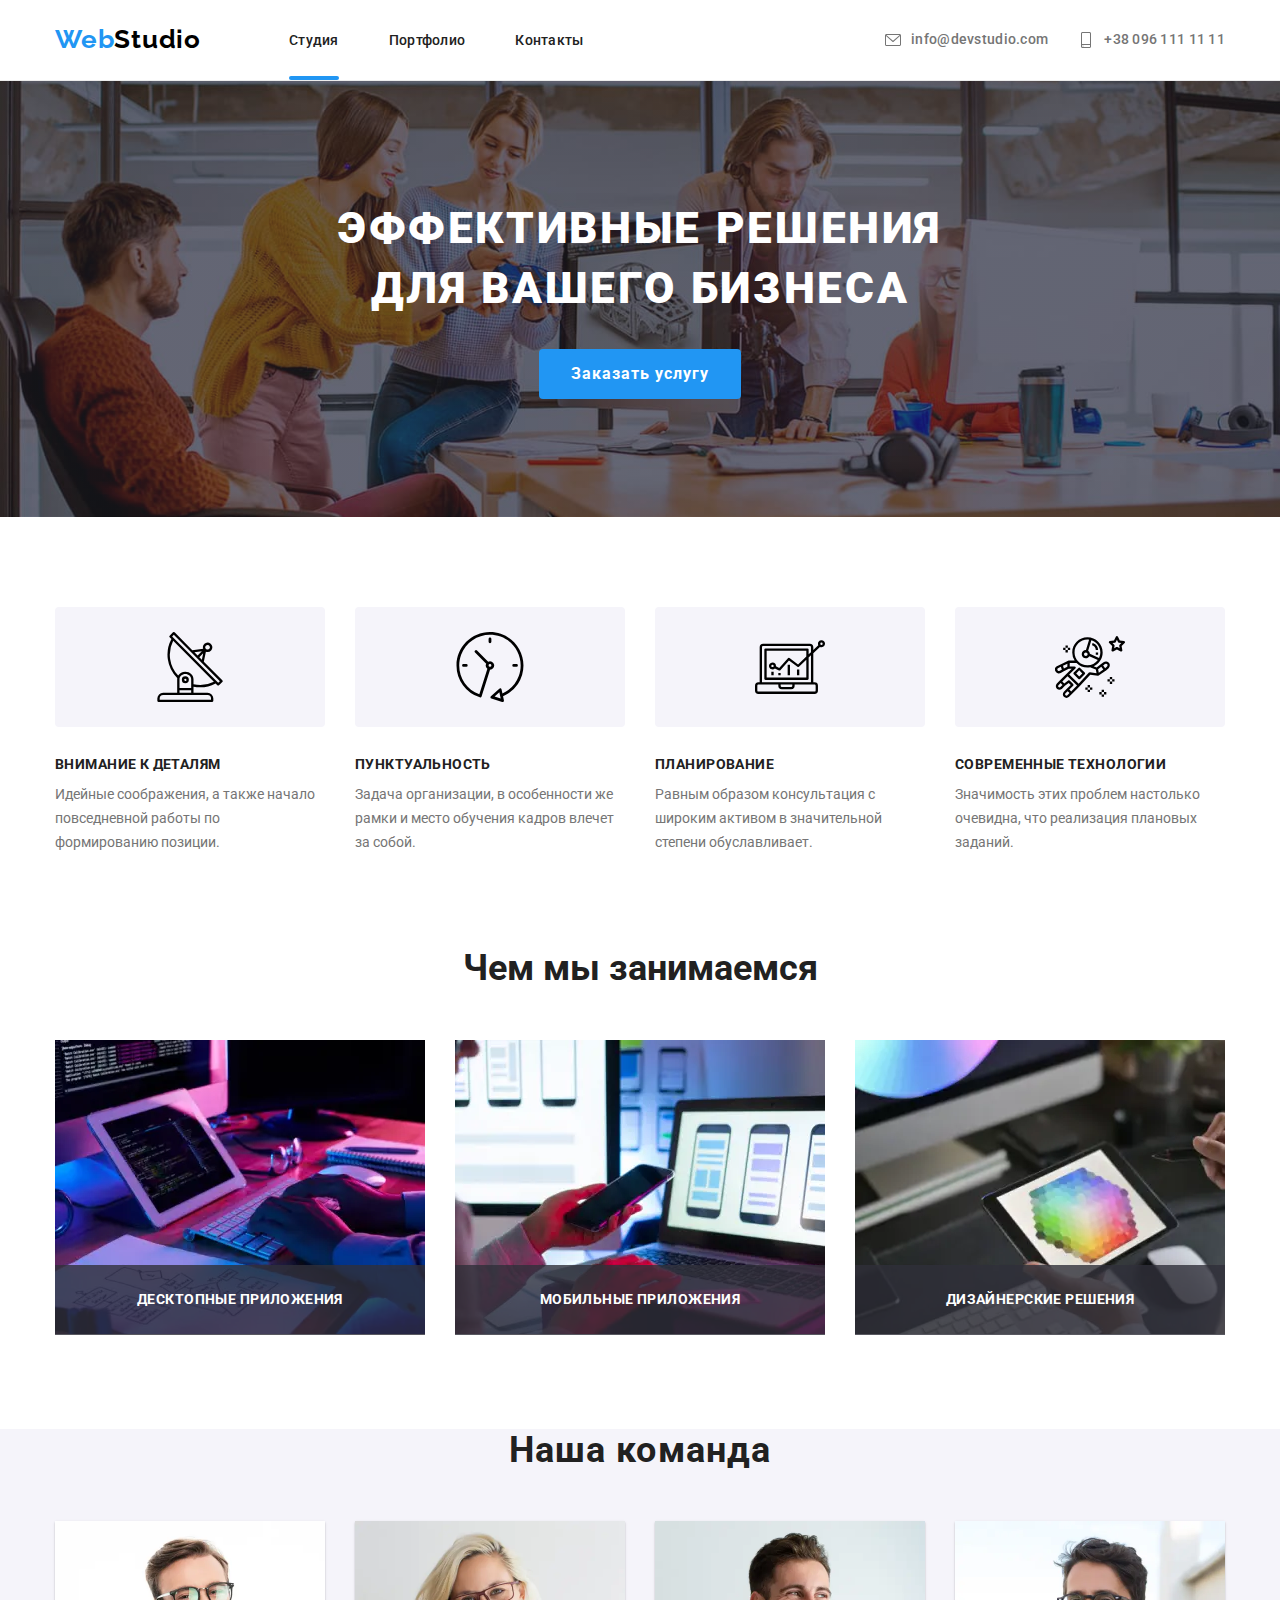
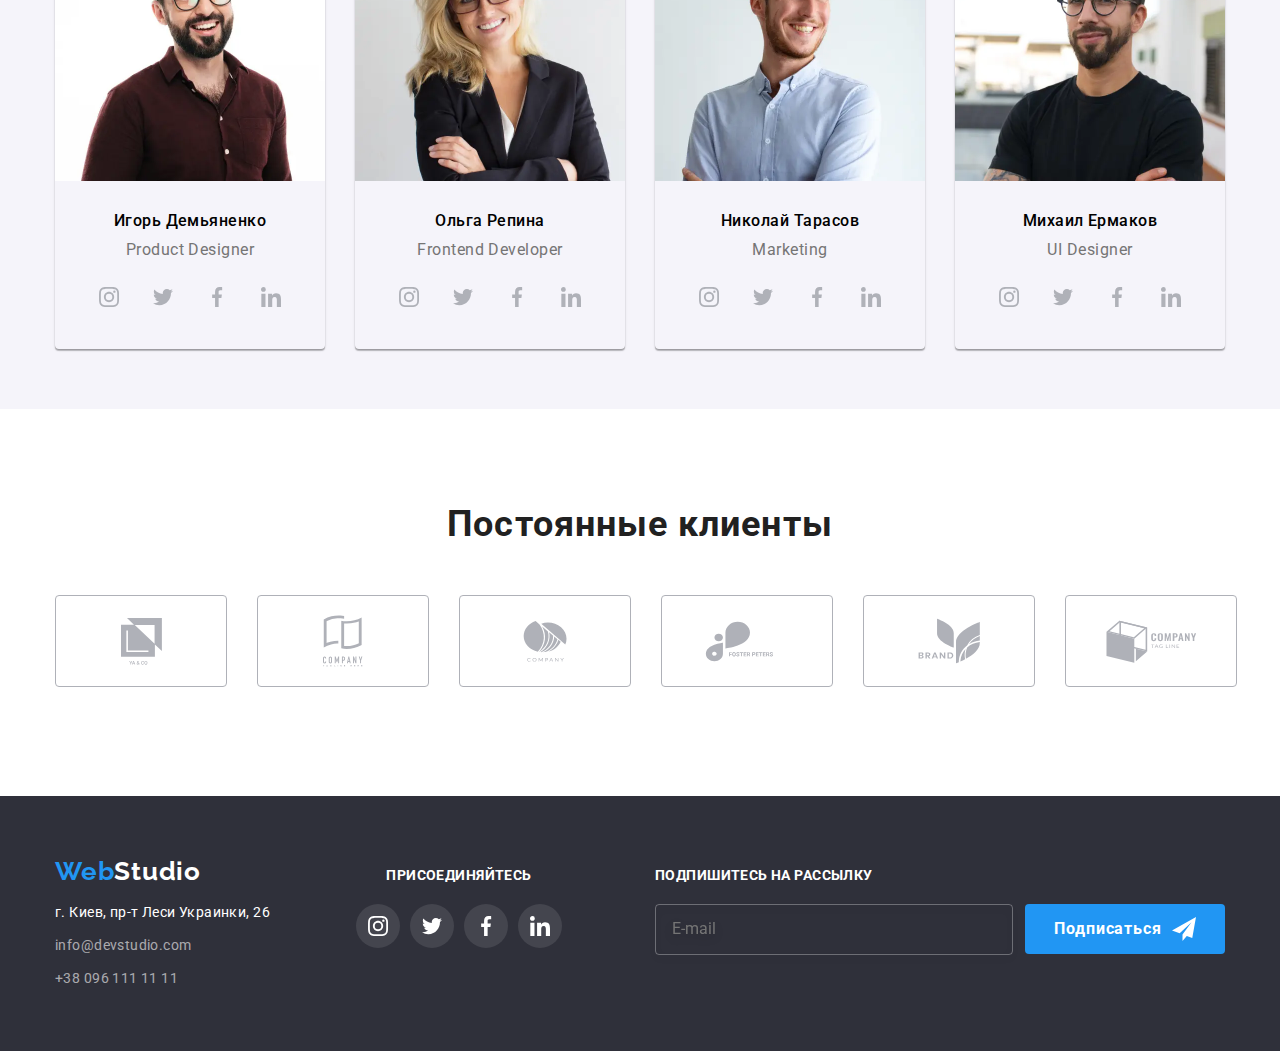
<file: index.html>
<!DOCTYPE html>
<html lang="ru">

<head>
    <meta charset="UTF-8">
    <meta http-equiv="X-UA-Compatible" content="IE=edge">
    <meta name="viewport" content="width=device-width, initial-scale=1.0">
    <link rel="preconnect" href="https://fonts.gstatic.com">
    <link rel="preconnect" href="https://fonts.gstatic.com">
    <title>Главная</title>
    <link
        href="https://fonts.googleapis.com/css2?family=Raleway:wght@700&family=Roboto:wght@400;500;700;900&display=swap"
        rel="stylesheet">

    <link rel="stylesheet" href="https://cdnjs.cloudflare.com/ajax/libs/animate.css/4.1.1/animate.min.css" />
    <link rel="stylesheet" href="./css/main.min.css">
</head>

<body>

    <!--======PAGE HEADER======-->

    <header class="header">
        <div class="container">
            <div class="header__section">
                <nav class="nav">
                    <a href="./index.html" class="logo animate__pulse link"><span
                            class="logo__weblogo">Web</span>Studio</a>
                    <ul class="nav__list list nav__list_margin">
                        <li class="nav__list-item"><a href=""
                                class="nav__list-link    link nav__style current">Студия</a></li>
                        <li class="nav__list-item "><a href="portfolio.html"
                                class="nav__list-link link nav__style">Портфолио</a>
                        </li>
                        <li class="nav__list-item"><a href="" class="nav__list-link link nav__style">Контакты</a></li>
                    </ul>
                </nav>
                <button class="header__mobile-menu-btn" aria-expanded="false" aria-controls="mobile-menu"
                    data-menu-button>
                    <svg class="header__mobile-menu-icon" aria-label="Переключение мобильного меню">
                        <use href="./images/image.svg/sprite.svg#icon-menu_24px"></use>
                    </svg>
                </button>

                <ul class="nav__list-contacts list">
                    <li class="nav__list-item--contacts">
                        <a href="mailto:info@devstudio.com" class="nav__contacts link"><svg class="nav__icon">
                                <use href="./images/image.svg/sprite.svg#icon-envelope">
                                </use>
                            </svg>
                            info@devstudio.com
                        </a>
                    </li>
                    <li class="nav__list-item--contacts">
                        <a href="tel:+380961111111" class="nav__contacts link"><svg class="nav__icon">
                                <use href="./images/image.svg/sprite.svg#icon-smartphone">
                                </use>
                            </svg>+38 096 111 11 11</a>
                    </li>
                </ul>
            </div>
        </div>
        <div class="mobile-menu" id="mobile-menu" data-menu>
            <div class="container mobile-menu__container">
                <button type="button" class="mobile-menu__close" data-menu-close>
                    <svg class="mobile-menu__icon">
                        <use href="./images/image.svg/sprite.svg#icon-closeblack">
                        </use>
                    </svg>
                </button>
                <ul class="mobile-menu_nav list">
                    <li class="mobile-menu__item">
                        <a href="index.html" class="nav__list-link  link mobile-nav__style active">Студия</a>
                    </li>
                    <li class="mobile-menu__item">
                        <a href="portfolio.html" class="nav__list-link link mobile-nav__style">Портфолио</a>
                    </li>

                    <li class="mobile-menu__item">
                        <a href="" class="nav__list-link link mobile-nav__style">Контакты</a>
                    </li>
                </ul>
                <ul class="mobile-menu_contacts list">
                    <li class="mobile-menu__item-contacts"><a href="tel:+380961111111"
                            class="mobile-nav__contacts-phone link">+38
                            096
                            111 11 11</a>
                    </li>
                    <li class="mobile-menu__item-contacts"><a href="mailto:info@devstudio.com"
                            class="mobile-nav__contacts-email link">info@devstudio.com</a>
                    </li>
                </ul>
                <ul class="mobile-menu__list-social list ">
                    <li class="mobile-menu__item-social">
                        <a href="https://www.instagram.com/" target="_blank" rel="noreferrer noopener"
                            class="mobile-menu__item-link link mobile-menu--current">Instagram</a>
                    </li>
                    <li class="mobile-menu__item-social">
                        <a href="https://twitter.com/" target="_blank" rel="noreferrer noopener"
                            class="mobile-menu__item-link link mobile-menu--current">Twitter</a>
                    </li>
                    <li class="mobile-menu__item-social">
                        <a href="https://www.facebook.com/" target="_blank" rel="noreferrer noopener"
                            class="mobile-menu__item-link link mobile-menu--current">Facebook</a>
                    </li>
                    <li class="mobile-menu__item-social">
                        <a href="https://www.linkedin.com/" target="_blank" rel="noreferrer noopener"
                            class="mobile-menu__item-link link ">LinkedIn</a>
                    </li>
                </ul>
            </div>
        </div>
    </header>

    <main>

        <!--====== HERO ======-->

        <section class="hero">
            <h1 class="hero__title text-title">Эффективные решения <br>для вашего бизнеса</h1>
            <div class="hero__button">
                <button type="button" class="hero__button-open button" data-modal-open>Заказать
                    услугу</button>
            </div>
        </section>

        <!--====== SECTION-FEATURES ======-->

        <section class="features">
            <div class="container ">
                <div class="features__block">
                    <h2 class="visually-hidden text-title">Особенности</h2>
                    <ul class="features__list flex list">
                        <li class="features__list-item">
                            <div class="features__block-icon">
                                <svg class="features__icon">
                                    <use href="./images/image.svg/sprite.svg#icon-antenna">
                                    </use>
                                </svg>
                            </div>
                            <h3 class="features__title text-title">Внимание к деталям</h3>
                            <p class="features__text text-title">Идейные соображения, а также начало
                                повседневной работы по
                                формированию
                                позиции.
                            </p>
                        </li>
                        <li class="features__list-item">
                            <div class="features__block-icon">
                                <svg class="features__icon">
                                    <use href="./images/image.svg/sprite.svg#icon-clock">
                                    </use>
                                </svg>
                            </div>

                            <h3 class="features__title text-title">Пунктуальность</h3>
                            <p class="features__text text-title">Задача организации, в особенности же рамки и
                                место
                                обучения кадров влечет за
                                собой.</p>
                        </li>
                        <li class="features__list-item">
                            <div class="features__block-icon">
                                <svg class="features__icon">
                                    <use href="./images/image.svg/sprite.svg#icon-diagram">
                                    </use>
                                </svg>
                            </div>
                            <h3 class="features__title text-title">Планирование</h3>
                            <p class="features__text text-title">Равным образом консультация с широким активом в
                                значительной степени
                                обуславливает.</p>
                        </li>
                        <li class="features__list-item">
                            <div class="features__block-icon">
                                <svg class="features__icon">
                                    <use href="./images/image.svg/sprite.svg#icon-astronaut">
                                    </use>
                                </svg>
                            </div>
                            <h3 class="features__title text-title">Современные технологии</h3>
                            <p class="features__text text-title">Значимость этих проблем настолько очевидна, что
                                реализация
                                плановых заданий.
                            </p>
                        </li>
                    </ul>
                </div>
            </div>
        </section>

        <!--====== SECTION-WORK ======-->

        <!--======section class="work" ======-->
        <section class="work">
            <div class="container">
                <div class="work__block">
                    <h3 class="work__title text-title">Чем мы занимаемся</h3>
                    <ul class="work__list flex list">
                        <li class="work__list-item">
                            <picture>
                                <source
                                    srcset="./images/work/work-desktop-1.webp 1x, ./images/work/work-desktop@2x-1.webp 2x"
                                    media="(min-width:1200px)" type="image/webp">
                                <source
                                    srcset="./images/work/work-desktop-1.jpg 1x, ./images/work/work-desktop@2x-1.jpg 2x"
                                    media="(min-width:1200px)">
                                <img src="#" alt="описание" class="img">
                            </picture>
                            <div class="work__description">
                                <h3 class="work__description-title">Десктопные приложения</h3>
                            </div>

                        </li>
                        <li class="work__list-item">
                            <picture>
                                <source
                                    srcset="./images/work/work-desktop-2.webp 1x, ./images/work/work-desktop@2x-2.webp 2x"
                                    media="(min-width:1200px)" type="image/webp">
                                <source
                                    srcset="./images/work/work-desktop-2.jpg 1x, ./images/work/work-desktop@2x-2.jpg 2x"
                                    media="(min-width:1200px)">
                                <img src="#" alt="описание" class="img">
                            </picture>

                            <div class="work__description">
                                <h3 class="work__description-title text-title">Мобильные приложения</h3>
                            </div>
                        </li>
                        <li class="work__list-item">
                            <picture>
                                <source
                                    srcset="./images/work/work-desktop-3.webp 1x, ./images/work/work-desktop@2x-3.webp 2x"
                                    media="(min-width:1200px)" type="image/webp">
                                <source
                                    srcset="./images/work/work-desktop-3.jpg 1x, ./images/work/work-desktop@2x-3.jpg 2x"
                                    media="(min-width:1200px)">
                                <img src="#" alt="описание" class="img">
                            </picture>

                            <div class="work__description">
                                <h3 class="work__description-title text-title">Дизайнерские решения</h3>
                            </div>
                        </li>
                    </ul>
                </div>
            </div>
        </section>

        <!--====== SECTION-COMMAND ======-->

        <!--====== <section class="command" ======-->
        <section class="command">
            <div class="container">
                <h3 class="command__title text-title">Наша команда</h3>
                <ul class="command__list list">
                    <li class="command__list-item">
                        <picture>
                            <source
                                srcset="./images/comand/desktop-team1.webp 1x, ./images/comand/desktop-team1@2x.webp 2x"
                                media="(min-width:1200px)" type="image/webp">
                            <source
                                srcset="./images/comand/desktop-team1.jpg 1x, ./images/comand/desktop-team1@2.jpg 2x"
                                media="(min-width:1200px)">
                            <source
                                srcset="./images/comand/tablet-team1.webp 1x, ./images/comand/tablet-team1@2x.webp 2x"
                                media="(min-width:768px)" type="image/webp">
                            <source srcset="./images/comand/tablet-team1.jpg 1x, ./images/comand/tablet-team1@2x.jpg 2x"
                                media="(min-width:768px)">
                            <source srcset="./images/comand/mob-team1.webp 1x, ./images/comand/mob-team1@2x.webp 2x"
                                media="(min-width:280px)" type="image/webp">
                            <source srcset="./images/comand/mob-team1.jpg 1x, ./images/comand/mob-team1@2x.jpg 2x">
                            <img src="#" alt="Игорь Демьяненко" class="img">
                        </picture>



                        <div class="command__card">
                            <h3 class="command__card-title">Игорь Демьяненко</h3>
                            <p class="command__card-text text-title" lang="en">Product Designer</p>
                            <ul class="command__social-list list">
                                <li class="command__social-list-icon"><a href="https://www.instagram.com/"
                                        target="_blank" rel="noreferrer noopener" class="command__icon-link link"><svg
                                            class="command__icon">
                                            <use href="./images/image.svg/sprite.svg#icon-instagram">
                                            </use>
                                        </svg>
                                    </a>
                                </li>
                                <li class="command__social-list-icon"><a href="https://twitter.com/" target="_blank"
                                        rel="noreferrer noopener" class="command__icon-link link"><svg
                                            class="command__icon">
                                            <use href="./images/image.svg/sprite.svg#icon-twitter">
                                            </use>
                                        </svg>
                                    </a>
                                </li>
                                <li class="command__social-list-icon"><a href="https://www.facebook.com/"
                                        target="_blank" rel="noreferrer noopener" class="command__icon-link link"><svg
                                            class="command__icon">
                                            <use href="./images/image.svg/sprite.svg#icon-facebook">
                                            </use>
                                        </svg>
                                    </a>
                                </li>
                                <li class="command__social-list-icon"> <a href="https://www.linkedin.com/"
                                        target="_blank" rel="noreferre noopener" class="command__icon-link link"><svg
                                            class="command__icon">
                                            <use href="./images/image.svg/sprite.svg#icon-linkedin">
                                            </use>
                                        </svg>
                                    </a>
                                </li>
                            </ul>
                        </div>
                    </li>
                    <li class="command__list-item">
                        <picture>
                            <source
                                srcset="./images/comand/desktop-team2.webp 1x, ./images/comand/desktop-team2@2x.webp 2x"
                                media="(min-width:1200px)" type="image/webp">
                            <source
                                srcset="./images/comand/desktop-team2.jpg 1x, ./images/comand/desktop-team2@2.jpg 2x"
                                media="(min-width:1200px)">
                            <source
                                srcset="./images/comand/tablet-team2.webp 1x, ./images/comand/tablet-team2@2x.webp 2x"
                                media="(min-width:768px)" type="image/webp">
                            <source srcset="./images/comand/tablet-team2.jpg 1x, ./images/comand/tablet-team2@2x.jpg 2x"
                                media="(min-width:768px)">
                            <source srcset="./images/comand/mob-team2.webp 1x, ./images/comand/mob-team2@2x.webp 2x"
                                media="(min-width:280px)" type="image/webp">
                            <source srcset="./images/comand/mob-team2.jpg 1x, ./images/comand/mob-team2@2x.jpg 2x"
                                media="(min-width:280px)">
                            <img src="#" alt="Ольга Репина" class="img">
                        </picture>
                        <div class="command__card">
                            <h3 class="command__card-title text-title">Ольга Репина</h3>
                            <p class="command__card-text text-title" lang="en">Frontend Developer</p>

                            <ul class="command__social-list list">
                                <li class="command__social-list-icon"><a href="https://www.instagram.com/"
                                        target="_blank" rel="noreferrer noopener" class="command__icon-link link"><svg
                                            class="command__icon">
                                            <use href="./images/image.svg/sprite.svg#icon-instagram">
                                            </use>
                                        </svg>
                                    </a>
                                </li>

                                <li class="command__social-list-icon"><a href="https://twitter.com/" target="_blank"
                                        rel="noreferrer noopener" class="command__icon-link link"><svg
                                            class="command__icon">
                                            <use href="./images/image.svg/sprite.svg#icon-twitter">
                                            </use>
                                        </svg>
                                    </a>
                                </li>

                                <li class="command__social-list-icon"><a href="https://www.facebook.com/"
                                        target="_blank" rel="noreferrer noopener" class="command__icon-link link"><svg
                                            class="command__icon">
                                            <use href="./images/image.svg/sprite.svg#icon-facebook">
                                            </use>
                                        </svg>
                                    </a>
                                </li>
                                <li class="command__social-list-icon"> <a href="https://www.linkedin.com/"
                                        target="_blank" rel="noreferre noopener" class="command__icon-link link"><svg
                                            class="command__icon">
                                            <use href="./images/image.svg/sprite.svg#icon-linkedin">
                                            </use>
                                        </svg>
                                    </a>
                                </li>
                            </ul>
                        </div>
                    </li>
                    <li class="command__list-item">
                        <picture>
                            <source
                                srcset="./images/comand/desktop-team3.webp 1x, ./images/comand/desktop-team3@2x.webp 2x"
                                media="(min-width:1200px)" type="image/webp">
                            <source
                                srcset="./images/comand/desktop-team3.jpg 1x, ./images/comand/desktop-team3@2.jpg 2x"
                                media="(min-width:1200px)">
                            <source
                                srcset="./images/comand/tablet-team3.webp 1x, ./images/comand/tablet-team3@2x.webp 2x"
                                media="(min-width:768px)" type="image/webp">
                            <source srcset="./images/comand/tablet-team3.jpg 1x, ./images/comand/tablet-team3@2x.jpg 2x"
                                media="(min-width:768px)">
                            <source srcset="./images/comand/mob-team3.webp 1x, ./images/comand/mob-team3@2x.webp 2x"
                                media="(min-width:280px)" type="image/webp">
                            <source srcset="./images/comand/mob-team3.jpg 1x, ./images/comand/mob-team3@2x.jpg 2x"
                                media="(min-width:280px)">
                            <img src=".#" alt="Николай Тарасов" class="img">
                        </picture>

                        <div class="command__card">
                            <h3 class="command__card-title text-title">Николай Тарасов</h3>
                            <p class="command__card-text text-title" lang="en">Marketing</p>
                            <ul class="command__social-list list">
                                <li class="command__social-list-icon"><a href="https://www.instagram.com/"
                                        target="_blank" rel="noreferrer noopener" class="command__icon-link link"><svg
                                            class="command__icon">
                                            <use href="./images/image.svg/sprite.svg#icon-instagram">
                                            </use>
                                        </svg>
                                    </a>
                                </li>

                                <li class="command__social-list-icon"><a href="https://twitter.com/" target="_blank"
                                        rel="noreferrer noopener" class="command__icon-link link"><svg
                                            class="command__icon">
                                            <use href="./images/image.svg/sprite.svg#icon-twitter">
                                            </use>
                                        </svg>
                                    </a>
                                </li>

                                <li class="command__social-list-icon"><a href="https://www.facebook.com/"
                                        target="_blank" rel="noreferrer noopener" class="command__icon-link link"><svg
                                            class="command__icon">
                                            <use href="./images/image.svg/sprite.svg#icon-facebook">
                                            </use>
                                        </svg>
                                    </a>
                                </li>

                                <li class="command__social-list-icon"><a href="https://www.linkedin.com/"
                                        target="_blank" rel="noreferre noopener" class="command__icon-link link"><svg
                                            class="command__icon">
                                            <use href="./images/image.svg/sprite.svg#icon-linkedin">
                                            </use>
                                        </svg>
                                    </a>
                                </li>

                            </ul>
                        </div>
                    </li>
                    <li class="command__list-item">
                        <picture>
                            <source
                                srcset="./images/comand/desktop-team4.webp 1x, ./images/comand/desktop-team4@2x.webp 2x"
                                media="(min-width:1200px)" type="image/webp">
                            <source
                                srcset="./images/comand/desktop-team4.jpg 1x, ./images/comand/desktop-team4@2.jpg 2x"
                                media="(min-width:1200px)">
                            <source
                                srcset="./images/comand/tablet-team4.webp 1x, ./images/comand/tablet-team4@2x.webp 2x"
                                media="(min-width:768px)" type="image/webp">
                            <source srcset="./images/comand/tablet-team4.jpg 1x, ./images/comand/tablet-team4@2x.jpg 2x"
                                media="(min-width:768px)">
                            <source srcset="./images/comand/mob-team4.webp 1x, ./images/comand/mob-team4@2x.webp 2x"
                                media="(min-width:280px)" type="image/webp">
                            <source srcset="./images/comand/mob-team4.jpg 1x, ./images/comand/mob-team4@2x.jpg 2x"
                                media="(min-width:280px)">
                            <img src="#" alt="Михаил Ермаков" class="img">
                        </picture>


                        <div class="command__card">
                            <h3 class="command__card-title text-title">Михаил Ермаков</h3>
                            <p class="command__card-text text-title" lang="en">UI Designer</p>
                            <ul class="command__social-list list">
                                <li class="command__social-list-icon"><a href="https://www.instagram.com/"
                                        target="_blank" rel="noreferrer noopener" class="command__icon-link link"><svg
                                            class="command__icon">
                                            <use href="./images/image.svg/sprite.svg#icon-instagram">
                                            </use>
                                        </svg>
                                    </a>
                                </li>

                                <li class="command__social-list-icon"><a href="https://twitter.com/" target="_blank"
                                        rel="noreferrer noopener" class="command__icon-link link"><svg
                                            class="command__icon">
                                            <use href="./images/image.svg/sprite.svg#icon-twitter">
                                            </use>
                                        </svg>
                                    </a>
                                </li>

                                <li class="command__social-list-icon"><a href="https://www.facebook.com/"
                                        target="_blank" rel="noreferrer noopener" class="command__icon-link link"><svg
                                            class="command__icon">
                                            <use href="./images/image.svg/sprite.svg#icon-facebook">
                                            </use>
                                        </svg>
                                    </a>
                                </li>

                                <li class="command__social-list-icon"> <a href="https://www.linkedin.com/"
                                        target="_blank" rel="noreferre noopener" class="command__icon-link link"><svg
                                            class="command__icon">
                                            <use href="./images/image.svg/sprite.svg#icon-linkedin">
                                            </use>
                                        </svg>
                                    </a>
                                </li>

                            </ul>
                        </div>
                    </li>
                </ul>
            </div>
        </section>


        <!--====== CLIENTS ======-->


        <section class="clients">
            <div class="container">
                <h3 class="clients__title text-title">Постоянные клиенты</h3>
                <ul class="clients__list list">
                    <li class="clients__item"><a href="" class="clients__icon-link">
                            <svg class="clients__icon" width="41px" height="57px">
                                <use href="./images/image.svg/sprite.svg#icon-group1">
                                </use>
                            </svg></a>
                    </li>
                    <li class="clients__item"><a href="" class="clients__icon-link">
                            <svg class="clients__icon" width="40px" height="52px">
                                <use href="./images/image.svg/sprite.svg#icon-group2">
                                </use>
                            </svg></a>
                    </li>
                    <li class="clients__item"><a href="" class="clients__icon-link">
                            <svg class="clients__icon" width="44px" height="42px">
                                <use href="./images/image.svg/sprite.svg#icon-group3">
                                </use>
                            </svg>
                        </a>
                    </li>
                    <li class="clients__item"><a href="" class="clients__icon-link">
                            <svg class="clients__icon" width="85px" height="41px">
                                <use href="./images/image.svg/sprite.svg#icon-group4">

                                </use>
                            </svg></a>
                    </li>
                    <li class="clients__item"><a href="" class="clients__icon-link">
                            <svg class="clients__icon" width="63px" height="46px">
                                <use href="./images/image.svg/sprite.svg#icon-group5">
                                </use>
                            </svg></a>
                    </li>
                    <li class="clients__item"><a href="" class="clients__icon-link">
                            <svg class="clients__icon" width="93px" height="43px">
                                <use href="./images/image.svg/sprite.svg#icon-group6">
                                </use>
                            </svg></a>
                    </li>
                </ul>
            </div>
        </section>
    </main>

    <!--====== FOOTER ======-->

    <footer class="footer">
        <div class="container">
            <div class="footer__block-desktop">
                <div class="footer__footer-block">
                    <div class="footer__address-block">
                        <a href="index.html" class="logo logo-footer--white logo-footer__logo link"><span
                                class="logo__weblogo">Web</span>Studio</a>
                        <address class="footer__address">
                            <p class="footer__address-name">г. Киев, пр-т Леси Украинки, 26</p>
                            <ul class="footer__address-list list">
                                <li class="footer__address-list-item">
                                    <a href="mailto:info@devstudio.com"
                                        class="footer__contacts link">info@devstudio.com</a>
                                </li>
                                <li class="footer__address-list-item">
                                    <a href="tel:+380961111111" class="footer__contacts link">+38 096 111 11 11</a>
                                </li>
                            </ul>
                        </address>
                    </div>
                    <div class="footer__social-section">
                        <p class="footer__text">присоединяйтесь</p>
                        <ul class="footer__social-list list">
                            <li class="footer__icon-item"><a href="https://www.instagram.com/" target="_blank"
                                    rel="noreferrer noopener" class="footer__link-social"><svg class="footer__icon">
                                        <use href="./images/image.svg/sprite.svg#icon-instagram">
                                        </use>
                                    </svg>
                                </a>
                            </li>
                            <li class="footer__icon-item"><a href="https://twitter.com/" target="_blank"
                                    rel="noreferrer noopener" class="footer__link-social"><svg class="footer__icon">
                                        <use href="./images/image.svg/sprite.svg#icon-twitter">
                                        </use>
                                    </svg></a>
                            </li>
                            <li class="footer__icon-item"><a href="https://www.facebook.com/" target="_blank"
                                    rel="noreferrer noopener" class="footer__link-social"><svg class="footer__icon">
                                        <use href="./images/image.svg/sprite.svg#icon-facebook">
                                        </use>
                                    </svg></a>
                            </li>
                            <li class="footer__icon-item"><a href="https://www.linkedin.com/" target="_blank"
                                    rel="noreferrer noopener" class="footer__link-social"><svg class="footer__icon">
                                        <use href="./images/image.svg/sprite.svg#icon-linkedin">
                                        </use>
                                    </svg></a>
                            </li>
                        </ul>
                    </div>
                </div>
                <form action="footer_form" method="GET" class="subscribe">
                    <p class="footer__text">Подпишитесь на рассылку</p>
                    <div class="subscribe__container flex">
                        <label for="user_subscribe"></label>
                        <input type="email" name="email" id="user_subscribe" class="subscribe__input"
                            placeholder="E-mail" />
                        <button type="submit" class="button   button-submit">
                            <span class="button-submit__icon">Подписаться
                                <svg class="button-submit__input-icon">
                                    <use href="./images/image.svg/sprite.svg#icon-icon-send">
                                    </use>
                                </svg>
                            </span>
                        </button>
                    </div>
                </form>
            </div>
        </div>
    </footer>
    <div class="backdrop is-hidden" data-modal>
        <div class="backdrop__conteiner">
            <div class="modal">
                <button type="button" class="modal__link-close" data-modal-close>
                    <svg class="modal__icon">
                        <use href="./images/image.svg/sprite.svg#icon-closeblack">
                        </use>
                    </svg></button>

                <form name="signup_form" method="GET" autocomplete="off" class="form">
                    <p class="form__title text-title">Оставьте свои данные, мы вам перезвоним</p>

                    <label for="user_name" class="form__user"><span class="form__description">Имя*</span></label>
                    <div class="form__icon">
                        <input type="text" name="user-name" id="user_name" class="form__input" required />
                        <svg class="form__input-icon">
                            <use href="./images/image.svg/sprite.svg#icon-person">
                            </use>
                        </svg>
                    </div>

                    <label for="user_phone" class="form__user"><span class="form__description">Телефон*</span></label>
                    <div class="form__icon">
                        <input type="tel" name="phone" id="user_phone" class="form__input" required />
                        <svg class="form__input-icon">
                            <use href="./images/image.svg/sprite.svg#icon-phone">
                            </use>
                        </svg>
                    </div>

                    <label for="user_email" class="form__user"><span class="form__description">Почта*</span></label>
                    <div class="form__icon">
                        <input type="email" name="user-email" id="user_email" class="form__input" required />
                        <svg class="form__input-icon">
                            <use href="./images/image.svg/sprite.svg#icon-email">
                            </use>
                        </svg>
                    </div>

                    <label for="user_feedback" class="user-feedback"><span class="form__description">Комментарий</span>
                    </label>

                    <div>
                        <textarea name="feedback" id="user_feedback" placeholder="Введите текст"
                            class="form__feedback-input"></textarea>
                    </div>

                    <div class="license">
                        <label for="checkbox_license" class="license__checkbox-container">
                            <input type="checkbox" name="user-license" id="checkbox_license"
                                class="license__checkbox" />
                            <span class="license__icon-checkbox">
                                <svg class="license__input-icon-checkbox">
                                    <use href="./images/image.svg/sprite.svg#icon-check">
                                    </use>
                                </svg>
                            </span>
                        </label>
                        <p class="license__checkbox-text text-title">Соглашаюсь с рассылкой и принимаю <a href="">
                                <span class="license__checkbox-text-doc">Условия договора</span></a>
                        </p>

                    </div>
                    <button type="submit" class="license__button-submit button" data-modal-open>Отправить</button>
                </form>
            </div>
        </div>
    </div>
    <script src="./js/menu.js"></script>
    <script src="./js/modal.js"></script>
</body>

</html>
</file>
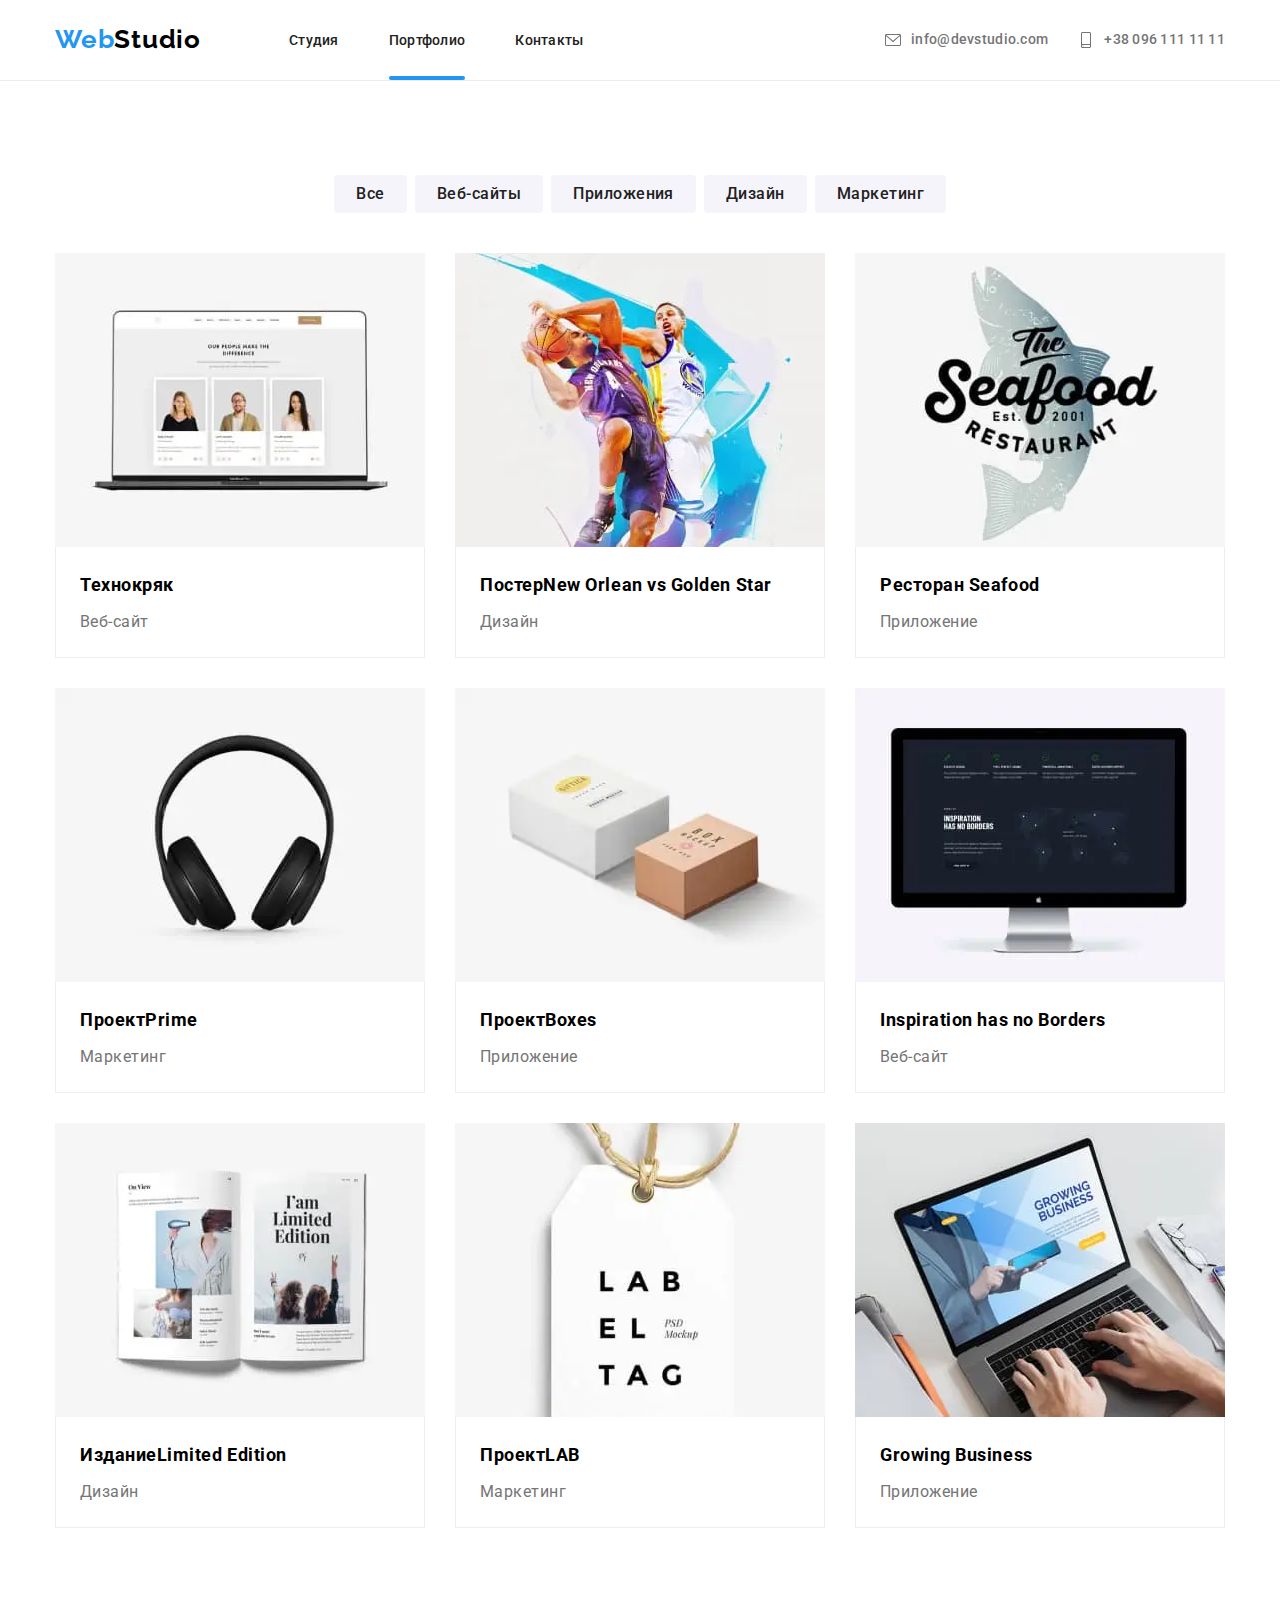
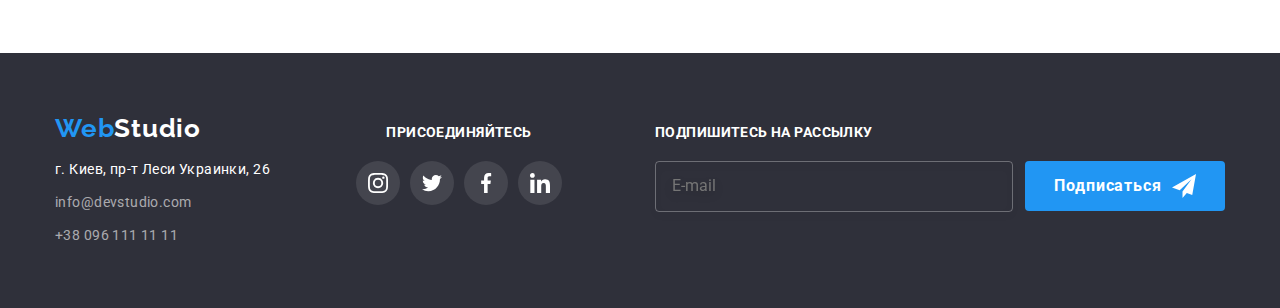
<file: portfolio.html>
<!DOCTYPE html>
<html lang="ru">

<head>
    <meta charset="UTF-8">
    <meta http-equiv="X-UA-Compatible" content="IE=edge">
    <meta name="viewport" content="width=device-width, initial-scale=1.0">
    <title>Портфолио</title>
    <link
        href="https://fonts.googleapis.com/css2?family=Raleway:wght@700&family=Roboto:wght@400;500;700;900&display=swap"
        rel="stylesheet">

    <link rel="stylesheet" href="./css/main.min.css">
</head>

<body>

    <!--======PAGE HEADER======-->

    <header class="header">
        <div class="container">
            <div class="header__section">
                <nav class="nav">
                    <a href="./index.html" class="logo  link"><span class="logo__weblogo">Web</span>Studio</a>
                    <ul class="nav__list list nav__list_margin">
                        <li class="nav__list-item"><a href="index.html"
                                class="nav__list-link  link nav__style">Студия</a>
                        </li>
                        <li class="nav__list-item "><a href=""
                                class="nav__list-link link nav__style current">Портфолио</a>
                        </li>
                        <li class="nav__list-item"><a href="" class="nav__list-link link nav__style">Контакты</a></li>
                    </ul>
                </nav>
                <button class="header__mobile-menu-btn" data-menu-button>
                    <svg class="header__mobile-menu-icon">
                        <use href="./images/image.svg/sprite.svg#icon-menu_24px"></use>
                    </svg>
                </button>
                <ul class="nav__list-contacts list">
                    <li class="nav__list-item--contacts">
                        <a href="mailto:info@devstudio.com" class="nav__contacts link"><svg class="nav__icon">
                                <use href="./images/image.svg/sprite.svg#icon-envelope">
                                </use>
                            </svg>
                            info@devstudio.com
                        </a>
                    </li>
                    <li class="nav__list-item--contacts">
                        <a href="tel:+380961111111" class="nav__contacts link"><svg class="nav__icon">
                                <use href="./images/image.svg/sprite.svg#icon-smartphone">
                                </use>
                            </svg>+38 096 111 11 11</a>
                    </li>
                </ul>
            </div>
        </div>
        <div class="mobile-menu" data-menu>
            <div class="container mobile-menu__container">
                <button type="button" class="mobile-menu__close" data-menu-close>
                    <svg class="mobile-menu__icon">
                        <use href="./images/image.svg/sprite.svg#icon-closeblack">
                        </use>
                    </svg>
                </button>
                <ul class="mobile-menu_nav list">
                    <li class="mobile-menu__item">
                        <a href="index.html" class="nav__list-link  link mobile-nav__style ">Студия</a>
                    </li>
                    <li class="mobile-menu__item">
                        <a href="portfolio.html" class="nav__list-link link mobile-nav__style active ">Портфолио</a>
                    </li>

                    <li class="mobile-menu__item">
                        <a href="" class="nav__list-link link mobile-nav__style">Контакты</a>
                    </li>
                </ul>
                <ul class="mobile-menu_contacts list">
                    <li class="mobile-menu__item-contacts"><a href="tel:+380961111111"
                            class="mobile-nav__contacts-phone link">+38
                            096
                            111 11 11</a>
                    </li>
                    <li class="mobile-menu__item-contacts"><a href="mailto:info@devstudio.com"
                            class="mobile-nav__contacts-email link">info@devstudio.com</a>
                    </li>
                </ul>
                <ul class="mobile-menu__list-social list ">
                    <li class="mobile-menu__item-social">
                        <a href="https://www.instagram.com/" target="_blank" rel="noreferrer noopener"
                            class="mobile-menu__item-link link mobile-menu--current">Instagram</a>
                    </li>
                    <li class="mobile-menu__item-social">
                        <a href="https://twitter.com/" target="_blank" rel="noreferrer noopener"
                            class="mobile-menu__item-link link mobile-menu--current">Twitter</a>
                    </li>
                    <li class="mobile-menu__item-social">
                        <a href="https://www.facebook.com/" target="_blank" rel="noreferrer noopener"
                            class="mobile-menu__item-link link mobile-menu--current">Facebook</a>
                    </li>
                    <li class="mobile-menu__item-social">
                        <a href="https://www.linkedin.com/" target="_blank" rel="noreferrer noopener"
                            class="mobile-menu__item-link link">LinkedIn</a>
                    </li>
                </ul>
            </div>
        </div>
    </header>
    <main>

        <!--====== SECTION PORTFOLIO ======-->


        <section class="portfolio">
            <div class="container">
                <h1 class="visually-hidden">Фильтр</h1>
                <ul class="portfolio__list-filter list">
                    <li class="portfolio__button">
                        <button type="button" class="portfolio__filters">Все</button>
                    </li>
                    <li class="portfolio__button">
                        <button type="button" class="portfolio__filters">Веб-сайты</button>
                    </li>
                    <li class="portfolio__button">
                        <button type="button" class="portfolio__filters">Приложения</button>
                    </li>
                    <li class="portfolio__button">
                        <button type="button" class="portfolio__filters">Дизайн</button>
                    </li>
                    <li class="portfolio__button">
                        <button type="button" class="portfolio__filters">Маркетинг</button>
                    </li>
                </ul>
                <h2 class="visually-hidden">Портфолио</h2>
                <ul class="portfolio__list list">
                    <li class="portfolio__list-item">
                        <a href="" class="portfolio__link link">
                            <div class="portfolio__img-section">
                                <picture>

                                    <source
                                        srcset="./images/portfolio/img-desktop.webp 1x, ./images/portfolio/img-desktop@2.webp 2x"
                                        media="(min-width:1200px)" type="image/webp">
                                    <source
                                        srcset="./images/portfolio/img-desktop.jpg 1x, ./images/portfolio/img-desktop@2.jpg 2x"
                                        media="(min-width:1200px)">
                                    <source
                                        srcset="./images/portfolio/img-tablet.webp 1x, ./images/portfolio/img-tablet@2x.webp 2x"
                                        media="(min-width:768px)" type="image/webp">
                                    <source
                                        srcset="./images/portfolio/img-tablet.jpg 1x, ./images/portfolio/img-tablet@2x.jpg 2x"
                                        media="(min-width:768px)">
                                    <source
                                        srcset="./images/portfolio/img-mobile.webp 1x, ./images/portfolio/img-mobile@2x.webp 2x"
                                        media="(min-width:280px)" type="image/webp">
                                    <source
                                        srcset="./images/portfolio/img-mobile.jpg 1x, ./images/portfolio/img-mobile@2x.jpg 2x"
                                        media="(min-width:280px)">

                                    <img src="#" alt="Веб-сайт" class="img">
                                </picture>

                                <P class="portfolio__description text-title">Технокряк это современная площадка
                                    распространения
                                    коронавируса. Компании используют эту платформу для цифрового
                                    шпионажа и атак на защищённые сервера конкурентов.</p>
                            </div>

                            <div class="portfolio__card-border">
                                <h3 class="portfolio__title text-title">Технокряк</h3>
                                <p class="portfolio__text text-title">Веб-сайт</p>
                            </div>

                        </a>
                    </li>
                    <li class="portfolio__list-item">
                        <a href="" class="portfolio__link link">
                            <div class="portfolio__img-section">

                                <picture>
                                    <source
                                        srcset="./images/portfolio/img-desktop1.webp 1x, ./images/portfolio/img-desktop@2-1.webp 2x"
                                        media="(min-width:1200px)" type="image/webp">
                                    <source
                                        srcset="./images/portfolio/img-desktop1.jpg 1x, ./images/portfolio/img-desktop@2-1.jpg 2x"
                                        media="(min-width:1200px)">
                                    <source
                                        srcset="./images/portfolio/img-tablet1.webp 1x, ./images/portfolio/img-tablet@2x-1.webp 2x"
                                        media="(min-width:768px)" type="image/webp">
                                    <source
                                        srcset="./images/portfolio/img-tablet1.jpg 1x, ./images/portfolio/img-tablet@2x-1.jpg 2x"
                                        media="(min-width:768px)">
                                    <source
                                        srcset="./images/portfolio/img-mobile1.webp 1x, ./images/portfolio/img-mobile@2x-1.webp 2x"
                                        media="(min-width:280px)" type="image/webp">
                                    <source
                                        srcset="./images/portfolio/img-mobile1.jpg 1x, ./images/portfolio/img-mobile@2x-1.jpg 2x"
                                        media="(min-width:280px)">

                                    <img src="№" alt="Дизайн" class="img">
                                </picture>
                                <P class="portfolio__description text-title">Технокряк это современная площадка
                                    распространения
                                    коронавируса. Компании используют эту платформу для цифрового
                                    шпионажа и атак на защищённые сервера конкурентов.</p>
                            </div>
                            <div class="portfolio__card-border">
                                <h3 class="portfolio__title text-title">Постер<span lang="en">New Orlean vs Golden
                                        Star</span>
                                </h3>
                                <p class="portfolio__text text-title">Дизайн</p>
                            </div>
                        </a>
                    </li>

                    <li class="portfolio__list-item">
                        <a href="" class="portfolio__link link">
                            <div class="portfolio__img-section">

                                <picture>
                                    <source
                                        srcset="./images/portfolio/img-desktop2.webp 1x, ./images/portfolio/img-desktop@2-2.webp 2x"
                                        media="(min-width:1200px)" type="image/webp">
                                    <source
                                        srcset="./images/portfolio/img-desktop2.jpg 1x, ./images/portfolio/img-desktop@2-2.jpg 2x"
                                        media="(min-width:1200px)">
                                    <source
                                        srcset="./images/portfolio/img-tablet2.webp 1x, ./images/portfolio/img-tablet@2x-2.webp 2x"
                                        media="(min-width:768px)" type="image/webp">
                                    <source
                                        srcset="./images/portfolio/img-tablet2.jpg 1x, ./images/portfolio/img-tablet@2x-2.jpg 2x"
                                        media="(min-width:768px)">
                                    <source
                                        srcset="./images/portfolio/img-mobile2.webp 1x, ./images/portfolio/img-mobile@2x-2.webp 2x"
                                        media="(min-width:280px)" type="image/webp">
                                    <source
                                        srcset="./images/portfolio/img-mobile2.jpg 1x, ./images/portfolio/img-mobile@2x-2.jpg 2x"
                                        media="(min-width:280px)">
                                    <img src="#" alt="Приложение" class="img">
                                </picture>

                                <P class="portfolio__description text-title">Технокряк это современная площадка
                                    распространения
                                    коронавируса. Компании используют эту платформу для цифрового
                                    шпионажа и атак на защищённые сервера конкурентов.</p>
                            </div>
                            <div class="portfolio__card-border">
                                <h3 class="portfolio__title text-title">Ресторан <span lang="en">Seafood</span></h3>
                                <p class="portfolio__text text-title">Приложение</p>
                            </div>
                        </a>

                    </li>

                    <li class="portfolio__list-item">
                        <a href="" class="portfolio__link link">
                            <div class="portfolio__img-section">
                                <picture>
                                    <source
                                        srcset="./images/portfolio/img-desktop3.webp 1x, ./images/portfolio/img-desktop@2-3.webp 2x"
                                        media="(min-width:1200px)" type="image/webp">
                                    <source
                                        srcset="./images/portfolio/img-desktop3.jpg 1x, ./images/portfolio/img-desktop@2-3.jpg 2x"
                                        media="(min-width:1200px)">
                                    <source
                                        srcset="./images/portfolio/img-tablet3.webp 1x, ./images/portfolio/img-tablet@2x-3.webp 2x"
                                        media="(min-width:768px)" type="image/webp">
                                    <source
                                        srcset="./images/portfolio/img-tablet3.jpg 1x, ./images/portfolio/img-tablet@2x-3.jpg 2x"
                                        media="(min-width:768px)">
                                    <source
                                        srcset="./images/portfolio/img-mobile3.webp 1x, ./images/portfolio/img-mobile@2x-3.webp 2x"
                                        media="(min-width:280px)" type="image/webp">
                                    <source
                                        srcset="./images/portfolio/img-mobile3.jpg 1x, ./images/portfolio/img-mobile@2x-3.jpg 2x"
                                        media="(min-width:280px)">
                                    <img src="#" alt="Маркетинг" class="img">
                                </picture>

                                <P class="portfolio__description text-title">Технокряк это современная площадка
                                    распространения
                                    коронавируса. Компании используют эту платформу для цифрового
                                    шпионажа и атак на защищённые сервера конкурентов.</p>
                            </div>
                            <div class="portfolio__card-border">
                                <h3 class="portfolio__title text-title">Проект<span lang="en">Prime</span></h3>
                                <p class="portfolio__text text-title ">Маркетинг</p>
                            </div>
                        </a>

                    </li>

                    <li class="portfolio__list-item">
                        <a href="" class="portfolio__link link">
                            <div class="portfolio__img-section">
                                <picture>

                                    <source
                                        srcset="./images/portfolio/img-desktop4.webp 1x, ./images/portfolio/img-desktop@2-4.webp 2x"
                                        media="(min-width:1200px)" type="image/webp">
                                    <source
                                        srcset="./images/portfolio/img-desktop4.jpg 1x, ./images/portfolio/img-desktop@2-4.jpg 2x"
                                        media="(min-width:1200px)">
                                    <source
                                        srcset="./images/portfolio/img-tablet4.webp 1x, ./images/portfolio/img-tablet@2x-4.webp 2x"
                                        media="(min-width:768px)" type="image/webp">
                                    <source
                                        srcset="./images/portfolio/img-tablet4.jpg 1x, ./images/portfolio/img-tablet@2x-4.jpg 2x"
                                        media="(min-width:768px)">
                                    <source
                                        srcset="./images/portfolio/img-mobile4.webp 1x, ./images/portfolio/img-mobile@2x-4.webp 2x"
                                        media="(min-width:280px)" type="image/webp">
                                    <source
                                        srcset="./images/portfolio/img-mobile4.jpg 1x, ./images/portfolio/img-mobile@2x-4.jpg 2x"
                                        media="(min-width:280px)">
                                    <img src="#" alt="Приложение" class="img">
                                </picture>

                                <P class="portfolio__description text-title">Технокряк это современная площадка
                                    распространения
                                    коронавируса. Компании используют эту платформу для цифрового
                                    шпионажа и атак на защищённые сервера конкурентов.</p>
                            </div>
                            <div class="portfolio__card-border">
                                <h3 class="portfolio__title text-title">Проект<span lang="en">Boxes</span></h3>
                                <p class="portfolio__text text-title">Приложение</p>
                            </div>
                        </a>

                    </li>

                    <li class="portfolio__list-item">
                        <a href="" class="portfolio__link link">
                            <div class="portfolio__img-section">
                                <picture>
                                    <source
                                        srcset="./images/portfolio/img-desktop5.webp 1x, ./images/portfolio/img-desktop@2-5.webp 2x"
                                        media="(min-width:1200px)" type="image/webp">
                                    <source
                                        srcset="./images/portfolio/img-desktop5.jpg 1x, ./images/portfolio/img-desktop@2-5.jpg 2x"
                                        media="(min-width:1200px)">
                                    <source
                                        srcset="./images/portfolio/img-tablet5.webp 1x, ./images/portfolio/img-tablet@2x-5.webp 2x"
                                        media="(min-width:768px)" type="image/webp">
                                    <source
                                        srcset="./images/portfolio/img-tablet5.jpg 1x, ./images/portfolio/img-tablet@2x-5.jpg 2x"
                                        media="(min-width:768px)">
                                    <source
                                        srcset="./images/portfolio/img-mobile5.webp 1x, ./images/portfolio/img-mobile@2x-5.webp 2x"
                                        media="(min-width:280px)" type="image/webp">
                                    <source
                                        srcset="./images/portfolio/img-mobile5.jpg 1x, ./images/portfolio/img-mobile@2x-5.jpg 2x"
                                        media="(min-width:280px)">
                                    <img src="#" alt="Веб-сайт" class="img">
                                </picture>
                                <P class="portfolio__description text-title">Технокряк это современная площадка
                                    распространения
                                    коронавируса. Компании используют эту платформу для цифрового
                                    шпионажа и атак на защищённые сервера конкурентов.</p>
                            </div>
                            <div class="portfolio__card-border">
                                <h3 class="portfolio__title text-title" lang="en">Inspiration has no Borders</h3>
                                <p class="portfolio__text text-title">Веб-сайт</p>
                            </div>
                        </a>
                    </li>

                    <li class="portfolio__list-item">
                        <a href="" class="portfolio__link link">
                            <div class="portfolio__img-section">
                                <picture>
                                    <source
                                        srcset="./images/portfolio/img-desktop6.webp 1x, ./images/portfolio/img-desktop@2-6.webp 2x"
                                        media="(min-width:1200px)" type="image/webp">
                                    <source
                                        srcset="./images/portfolio/img-desktop6.jpg 1x, ./images/portfolio/img-desktop@2-6.jpg 2x"
                                        media="(min-width:1200px)">
                                    <source
                                        srcset="./images/portfolio/img-tablet6.webp 1x, ./images/portfolio/img-tablet@2x-6.webp 2x"
                                        media="(min-width:768px)" type="image/webp">
                                    <source
                                        srcset="./images/portfolio/img-tablet6.jpg 1x, ./images/portfolio/img-tablet@2x-6.jpg 2x"
                                        media="(min-width:768px)">
                                    <source
                                        srcset="./images/portfolio/img-mobile6.webp 1x, ./images/portfolio/img-mobile@2x-6.webp 2x"
                                        media="(min-width:280px)" type="image/webp">
                                    <source
                                        srcset="./images/portfolio/img-mobile6.jpg 1x, ./images/portfolio/img-mobile@2x-6.jpg 2x"
                                        media="(min-width:280px)">
                                    <img src="#" alt="Дизайн" class="img">
                                </picture>
                                <P class="portfolio__description text-title">Технокряк это современная площадка
                                    распространения
                                    коронавируса. Компании используют эту платформу для цифрового
                                    шпионажа и атак на защищённые сервера конкурентов.</p>
                            </div>
                            <div class="portfolio__card-border">
                                <h3 class="portfolio__title text-title">Издание<span lang="en">Limited Edition</span>
                                </h3>
                                <p class="portfolio__text text-title">Дизайн</p>
                            </div>
                        </a>
                    </li>

                    <li class="portfolio__list-item">
                        <a href="" class="portfolio__link link">
                            <div class="portfolio__img-section">
                                <picture>
                                    <source
                                        srcset="./images/portfolio/img-desktop7.webp 1x, ./images/portfolio/img-desktop@2-7.webp 2x"
                                        media="(min-width:1200px)" type="image/webp">
                                    <source
                                        srcset="./images/portfolio/img-desktop7.jpg 1x, ./images/portfolio/img-desktop@2-7.jpg 2x"
                                        media="(min-width:1200px)">
                                    <source
                                        srcset="./images/portfolio/img-tablet7.webp 1x, ./images/portfolio/img-tablet@2x-7.webp 2x"
                                        media="(min-width:768px)" type="image/webp">
                                    <source
                                        srcset="./images/portfolio/img-tablet7.jpg 1x, ./images/portfolio/img-tablet@2x-7.jpg 2x"
                                        media="(min-width:768px)">
                                    <source
                                        srcset="./images/portfolio/img-mobile7.webp 1x, ./images/portfolio/img-mobile@2x-7.webp 2x"
                                        media="(min-width:280px)" type="image/webp">
                                    <source
                                        srcset="./images/portfolio/img-mobile7.jpg 1x, ./images/portfolio/img-mobile@2x-7.jpg 2x"
                                        media="(min-width:280px)">
                                    <img src="#" alt="Маркетинг" class="img">
                                </picture>
                                <P class="portfolio__description text-title">Технокряк это современная площадка
                                    распространения
                                    коронавируса. Компании используют эту платформу для цифрового
                                    шпионажа и атак на защищённые сервера конкурентов.</p>
                            </div>
                            <div class="portfolio__card-border">
                                <h3 class="portfolio__title text-title">Проект<span lang="en">LAB</span></h3>
                                <p class="portfolio__text text-title">Маркетинг</p>
                            </div>
                        </a>

                    </li>
                    <li class="portfolio__list-item">
                        <a href="" class="portfolio__link link">
                            <div class="portfolio__img-section">
                                <picture>
                                    <source
                                        srcset="./images/portfolio/img-desktop8.webp 1x, ./images/portfolio/img-desktop@2-8.webp 2x"
                                        media="(min-width:1200px)" type="image/webp">
                                    <source
                                        srcset="./images/portfolio/img-desktop8.jpg 1x, ./images/portfolio/img-desktop@2-8.jpg 2x"
                                        media="(min-width:1200px)">
                                    <source
                                        srcset="./images/portfolio/img-tablet8.webp 1x, ./images/portfolio/img-tablet@2x-8.webp 2x"
                                        media="(min-width:768px)" type="image/webp">
                                    <source
                                        srcset="./images/portfolio/img-tablet8.jpg 1x, ./images/portfolio/img-tablet@2x-8.jpg 2x"
                                        media="(min-width:768px)">
                                    <source
                                        srcset="./images/portfolio/img-mobile8.webp 1x, ./images/portfolio/img-mobile@2x-8.webp 2x"
                                        media="(min-width:280px)" type="image/webp">
                                    <source
                                        srcset="./images/portfolio/img-mobile8.jpg 1x, ./images/portfolio/img-mobile@2x-8.jpg 2x"
                                        media="(min-width:280px)">
                                    <img src="#" alt="Приложение" class="img">
                                </picture>
                                <P class="portfolio__description text-title">Технокряк это современная площадка
                                    распространения
                                    коронавируса. Компании используют эту платформу для цифрового
                                    шпионажа и атак на защищённые сервера конкурентов.</p>
                            </div>
                            <div class="portfolio__card-border">
                                <h3 class="portfolio__title text-title" lang="en">Growing Business</h3>
                                <p class="portfolio__text text-title">Приложение</p>
                            </div>
                        </a>

                    </li>
                </ul>
            </div>
        </section>
    </main>

    <!--====== FOOTER ======-->

    <footer class="footer">
        <div class="container">
            <div class="footer__block-desktop">
                <div class="footer__footer-block">
                    <div class="footer__address-block">
                        <a href="index.html" class="logo logo-footer--white logo-footer__logo link"><span
                                class="logo__weblogo">Web</span>Studio</a>
                        <address class="footer__address">
                            <p class="footer__address-name">г. Киев, пр-т Леси Украинки, 26</p>
                            <ul class="footer__address-list list">
                                <li class="footer__address-list-item">
                                    <a href="mailto:info@devstudio.com"
                                        class="footer__contacts link">info@devstudio.com</a>
                                </li>
                                <li class="footer__address-list-item">
                                    <a href="tel:+380961111111" class="footer__contacts link">+38 096 111 11 11</a>
                                </li>
                            </ul>
                        </address>
                    </div>
                    <div class="footer__social-section">
                        <p class="footer__text">присоединяйтесь</p>
                        <ul class="footer__social-list list">
                            <li class="footer__icon-item"><a href="https://www.instagram.com/" target="_blank"
                                    rel="noreferrer noopener" class="footer__link-social"><svg class="footer__icon">
                                        <use href="./images/image.svg/sprite.svg#icon-instagram">
                                        </use>
                                    </svg>
                                </a>
                            </li>
                            <li class="footer__icon-item"><a href="https://twitter.com/" target="_blank"
                                    rel="noreferrer noopener" class="footer__link-social"><svg class="footer__icon">
                                        <use href="./images/image.svg/sprite.svg#icon-twitter">
                                        </use>
                                    </svg></a>
                            </li>
                            <li class="footer__icon-item"><a href="https://www.facebook.com/" target="_blank"
                                    rel="noreferrer noopener" class="footer__link-social"><svg class="footer__icon">
                                        <use href="./images/image.svg/sprite.svg#icon-facebook">
                                        </use>
                                    </svg></a>
                            </li>
                            <li class="footer__icon-item"><a href="https://www.linkedin.com/" target="_blank"
                                    rel="noreferrer noopener" class="footer__link-social"><svg class="footer__icon">
                                        <use href="./images/image.svg/sprite.svg#icon-linkedin">
                                        </use>
                                    </svg></a>
                            </li>
                        </ul>
                    </div>
                </div>
                <form action="footer_form" method="GET" class="subscribe">
                    <p class="footer__text">Подпишитесь на рассылку</p>
                    <div class="subscribe__container flex">
                        <label for="user_subscribe"></label>
                        <input type="email" name="email" id="user_subscribe" class="subscribe__input"
                            placeholder="E-mail" />
                        <button type="submit" class="button   button-submit">
                            <span class="button-submit__icon">Подписаться
                                <svg class="button-submit__input-icon">
                                    <use href="./images/image.svg/sprite.svg#icon-icon-send">
                                    </use>
                                </svg>
                            </span>
                        </button>
                    </div>
                </form>
            </div>
        </div>
    </footer>
    <script src="./js/menu.js"></script>
    <script src="./js/modal.js"></script>
</body>

</html>
</file>
<file: css/main.min.css>
*,::after,::before{box-sizing:border-box}:root{-moz-tab-size:4;tab-size:4}html{line-height:1.15;-webkit-text-size-adjust:100%}body{margin:0}body{font-family:system-ui,-apple-system,'Segoe UI',Roboto,Helvetica,Arial,sans-serif,'Apple Color Emoji','Segoe UI Emoji'}hr{height:0;color:inherit}abbr[title]{text-decoration:underline dotted}b,strong{font-weight:bolder}code,kbd,pre,samp{font-family:ui-monospace,SFMono-Regular,Consolas,'Liberation Mono',Menlo,monospace;font-size:1em}small{font-size:80%}sub,sup{font-size:75%;line-height:0;position:relative;vertical-align:baseline}sub{bottom:-.25em}sup{top:-.5em}table{text-indent:0;border-color:inherit}button,input,optgroup,select,textarea{font-family:inherit;font-size:100%;line-height:1.15;margin:0}button,select{text-transform:none}[type=button],[type=reset],[type=submit],button{-webkit-appearance:button}::-moz-focus-inner{border-style:none;padding:0}:-moz-focusring{outline:1px dotted ButtonText}:-moz-ui-invalid{box-shadow:none}legend{padding:0}progress{vertical-align:baseline}::-webkit-inner-spin-button,::-webkit-outer-spin-button{height:auto}[type=search]{-webkit-appearance:textfield;outline-offset:-2px}::-webkit-search-decoration{-webkit-appearance:none}::-webkit-file-upload-button{-webkit-appearance:button;font:inherit}summary{display:list-item}.visually-hidden{position:absolute;width:1px;height:1px;margin:-1px;border:0;padding:0;white-space:nowrap;clip-path:inset(100%);clip:rect(0 0 0 0);overflow:hidden}.container{padding-left:15px;padding-right:15px}@media screen and (min-width: 480px){.container{width:480px;margin:0 auto}}@media screen and (min-width: 768px){.container{width:768px;margin:0 auto}}@media screen and (min-width: 1200px){.container{width:1200px;margin:0 auto}}body{color:#757575;font-family:'Roboto', sans-serif;background-color:#fff}body.modal-open{overflow:hidden}body.modal-open-menu{overflow:hidden}.text-title{margin-top:0;margin-bottom:0}.list{margin:0;padding:0;list-style:none}.link{text-decoration:none}.img{display:block;max-width:100%;height:auto}.current{color:#2196F3;transition:color 250ms cubic-bezier(0.4, 0, 0.2, 1)}.current::after{position:absolute;display:block;content:"";width:100%;height:4px;bottom:0;background:#2196F3;border-radius:2px}.header{border-bottom:1px solid #ECECEC}.header__section{display:flex;justify-content:space-between;align-items:center}@media screen and (min-width: 1200px){.header__section{align-items:baseline}}.header__mobile-menu-btn{background-color:transparent;padding:0;border:0;line-height:0;width:40px;height:40px}@media screen and (min-width: 768px){.header__mobile-menu-btn{display:none}}.header__mobile-menu-btn:focus .header__mobile-menu-icon,.header__mobile-menu-btn:hover .header__mobile-menu-icon{fill:#2196F3}.header__mobile-menu-icon{width:24px;height:16px;transition:fill 250ms cubic-bezier(0.4, 0, 0.2, 1)}.nav{display:flex;align-items:center}@media screen and (min-width: 768px){.nav__list_margin{margin-left:88px}}@media screen and (min-width: 1200px){.nav__list_margin{margin-left:93px}}.nav__list-item--contacts{margin-bottom:10px}.nav__list-item--contacts:last-child{margin-bottom:0}@media screen and (min-width: 1200px){.nav__list-item--contacts{margin-right:30px;margin-bottom:0}.nav__list-item--contacts:last-child{margin-right:0}}.nav__list-item{margin-right:50px}.nav__list-item:last-child{margin-right:0}.nav__list-link:hover,.nav__list-link:focus,.nav__list-link:hover::after,.nav__list-link:focus::after{color:#2196F3}.nav__list-contacts{align-items:center;display:none;padding-top:21px;padding-bottom:21px}@media screen and (min-width: 768px){.nav__list-contacts{display:block}}@media screen and (min-width: 1200px){.nav__list-contacts{display:flex}}@media screen and (min-width: 1200px){.nav__list-item:last-child{margin-left:auto;margin-right:0}}.nav__contacts:hover,.nav__contacts:focus,.nav__icon:focus,.nav__icon:hover{color:#2196F3;fill:#2196F3}.nav__style{font-size:14px;font-weight:500;letter-spacing:.02em;font-style:normal;line-height:1.14;color:#212121;position:relative;padding-top:32px;transition:color 250ms cubic-bezier(0.4, 0, 0.2, 1)}@media screen and (min-width: 768px){.nav__style{padding-top:32px;padding-bottom:37px}}@media screen and (min-width: 1200px){.nav__style{padding-bottom:32px}}.nav__list{width:294px;left:453px;top:32px;display:none}@media screen and (min-width: 768px){.nav__list{display:flex;margin-left:88px}}.nav__contacts{justify-content:center;align-items:center;font-size:14px;font-weight:500;letter-spacing:.02em;font-style:normal;line-height:1.14;color:#757575;transition:color 250ms cubic-bezier(0.4, 0, 0.2, 1);display:none}@media screen and (min-width: 768px){.nav__contacts{display:block}}@media screen and (min-width: 1200px){.nav__contacts{display:flex}}.nav__icon{width:16px;height:16px;margin-right:10px;fill:currentColor;transition:fill 250ms cubic-bezier(0.4, 0, 0.2, 1)}@media screen and (min-width: 1200px){.nav__icon{display:block}}.hero{padding-top:118px;padding-bottom:118px;background-color:#2F303A;background-position:center;max-width:1600px;margin-left:auto;margin-right:auto;text-align:center;background-repeat:no-repeat;background-size:cover;background-image:linear-gradient(rgba(47,48,58,0.4), rgba(47,48,58,0.4)),url("../images/hero/mobile-img.jpg")}@media (min-device-pixel-ratio: 2), (min-resolution: 192dpi), (min-resolution: 2dppx){.hero{background-image:linear-gradient(rgba(47,48,58,0.4), rgba(47,48,58,0.4)),url("../images/hero/mobile-img@2x.jpg")}}@media screen and (min-width: 481px){.hero{background-image:linear-gradient(rgba(47,48,58,0.4), rgba(47,48,58,0.4)),url("../images/hero/tablet-img.jpg")}}@media screen and (min-width: 481px) and (min-device-pixel-ratio: 2) and (min-width: 481px), screen and (min-width: 481px) and (min-resolution: 192dpi), screen and (min-width: 481px) and (min-resolution: 2dppx){.hero{background-image:linear-gradient(rgba(47,48,58,0.4), rgba(47,48,58,0.4)),url("../images/hero/tablet-img@2x.jpg")}}@media screen and (min-width: 768px){.hero{background-image:linear-gradient(rgba(47,48,58,0.4), rgba(47,48,58,0.4)),url("../images/hero/hero.jpg")}}@media screen and (min-width: 768px) and (min-device-pixel-ratio: 2) and (min-width: 768px), screen and (min-width: 768px) and (min-resolution: 192dpi), screen and (min-width: 768px) and (min-resolution: 2dppx){.hero{background-image:linear-gradient(rgba(47,48,58,0.4), rgba(47,48,58,0.4)),url("../images/hero/hero@2.jpg")}}@media screen and (min-width: 1200px){.hero{background-image:linear-gradient(rgba(47,48,58,0.4), rgba(47,48,58,0.4)),url("../images/hero/hero.jpg")}}@media screen and (min-width: 1200px) and (min-device-pixel-ratio: 2) and (min-width: 768px), screen and (min-width: 1200px) and (min-resolution: 192dpi), screen and (min-width: 1200px) and (min-resolution: 2dppx){.hero{padding-top:200px;padding-bottom:200px;background-image:linear-gradient(rgba(47,48,58,0.4), rgba(47,48,58,0.4)),url("../images/hero/hero@2.jpg")}}.hero__title{font-size:26px;font-weight:900;letter-spacing:.06em;font-style:normal;line-height:1.62;margin-top:0;margin-bottom:30px;color:#fff;text-transform:uppercase}@media screen and (min-width: 1200px){.hero__title{font-size:44px;font-weight:900;letter-spacing:.06em;font-style:normal;line-height:1.36}}.hero__button{display:flex;justify-content:center}.features{padding-top:60px;padding-bottom:60px;color:#212121;font-size:36px;line-height:1.16}.features__block-icon{display:flex;justify-content:center;height:120px;align-items:center;background:#F5F4FA;border-radius:4px;margin-bottom:30px}@media screen and (min-width: 1200px){.features{padding-bottom:94px}}.features__title{margin-bottom:10px;font-size:14px;font-weight:700;letter-spacing:.03em;font-style:normal;line-height:1.14;color:#212121;text-transform:uppercase;text-align:center}@media screen and (min-width: 768px){.features__title{text-align:start}}.features__text{color:#757575;font-weight:400;font-size:14px;line-height:1.71}.features__icon{width:70px;height:70px}@media screen and (min-width: 768px){.features__list{display:flex;flex-wrap:wrap;margin-left:-30px}}@media screen and (min-width: 480px){.features__list-item{margin-bottom:30px}.features__list-item:last-child{margin-bottom:0px}}@media screen and (min-width: 768px){.features__list-item{margin-bottom:0;margin-left:30px;margin-top:30px;flex-basis:calc((100% - 60px) / 2)}}@media screen and (min-width: 1200px){.features__list-item{flex-basis:calc((100% - 120px) / 4)}}.command{padding-bottom:60px;background-color:#F5F4FA}.command__card-title{font-size:16px;font-weight:500;letter-spacing:.03em;font-style:normal;line-height:1.19;margin-top:0;margin-bottom:10px;color:#000;text-align:center}.command__card-text{font-size:16px;font-weight:400;letter-spacing:.03em;font-style:normal;line-height:1.19;margin-top:0;text-align:center}.command__social-list{display:flex;justify-content:space-between;margin-top:16px}.command__card{display:block;margin-top:30px;text-align:center;padding-left:40px;padding-right:40px;padding-bottom:20px}@media screen and (min-width: 480px){.command__card{padding-left:122px;padding-right:122px;padding-bottom:24px}}@media screen and (min-width: 768px){.command__card{padding-left:74px;padding-right:74px;padding-bottom:24px}}@media screen and (min-width: 1200px){.command__card{padding-bottom:30px;padding-left:32px;padding-right:32px}}.command__title{font-size:28px;font-weight:700;letter-spacing:.03em;font-style:normal;line-height:1.18;text-align:center;margin-bottom:30px;padding-top:60px;color:#212121}@media screen and (min-width: 1200px){.command__title{font-size:36px;font-weight:700;letter-spacing:.03em;font-style:normal;line-height:1.17;margin-bottom:50px;padding-top:0}}@media screen and (min-width: 280px){.command__list{display:block}}@media screen and (min-width: 768px){.command__list{display:flex;flex-wrap:wrap;margin-left:-30px;margin-top:-30px}}.command__list-item{margin-bottom:30px;box-shadow:0px 1px 3px rgba(0,0,0,0.12),0px 1px 1px rgba(0,0,0,0.14),0px 2px 1px rgba(0,0,0,0.2);border-radius:0px 0px 4px 4px}.command__list-item:last-child{margin-bottom:0}@media screen and (min-width: 768px){.command__list-item{display:flex;flex-wrap:wrap;margin-bottom:0;margin-left:30px;margin-top:30px;flex-basis:calc((100% - 60px) / 2)}}@media screen and (min-width: 1200px){.command__list-item{flex-basis:calc((100% - 120px) / 4)}}.command__icon-link{display:flex;justify-content:center;align-items:center;border-radius:50%;width:44px;height:44px;color:#AFB1B8;transition:background-color 250ms cubic-bezier(0.4, 0, 0.2, 1)}.command__icon-link:hover,.command__icon-link:focus{background-color:#2196F3}.command__icon-link:hover .command__icon,.command__icon-link:focus .command__icon{fill:#fff}.command__social-list-icon:last-child{margin-right:0}.command__social-list-icon{margin-right:10px}.command__icon{width:20px;height:20px;fill:currentColor;transition:fill 250ms cubic-bezier(0.4, 0, 0.2, 1)}.work__list-item{position:relative;width:370px;height:295px}.work__list-item:nth-child(-n+2){margin-left:0;margin-right:30px}.work__description-title{font-size:14px;font-weight:700;letter-spacing:.03em;font-style:normal;line-height:1.14;text-align:center;text-transform:uppercase;color:#fff}.work__block{padding-bottom:94px;display:none}@media screen and (min-width: 1200px){.work__block{display:block}}.work__title{margin-top:0;margin-bottom:50px;padding-top:0;color:#212121;font-weight:700;font-size:36px;line-height:1.16;text-align:center}.work__description{display:flex;align-items:center;justify-content:center;position:absolute;bottom:0;width:100%;height:70px;margin:0;background:rgba(47,48,58,0.8)}@media screen and (min-width: 1200px){.work__list{display:flex}}.clients{padding-top:60px;padding-bottom:60px}@media screen and (min-width: 1200px){.clients{padding-top:94px;padding-bottom:109px}}.clients__title{text-align:center;margin-bottom:30px;font-size:28px;font-weight:700;letter-spacing:.03em;font-style:normal;line-height:1.18;color:#212121}@media screen and (min-width: 1200px){.clients__title{font-size:36px;font-weight:700;letter-spacing:.03em;font-style:normal;line-height:1.17;margin-bottom:50px}}@media screen and (max-width: 319px){.clients__list{display:block}}@media screen and (min-width: 480px){.clients__list{display:flex;flex-wrap:wrap;margin-left:-30px;margin-top:-30px}}@media screen and (min-width: 1200px){.clients__list{flex-wrap:nowrap}}@media screen and (max-width: 479px){.clients__item{margin-bottom:30px}}@media screen and (min-width: 480px){.clients__item{margin-left:30px;margin-top:30px;flex-basis:calc((100% - 2*30px) / 2)}}@media screen and (min-width: 768px){.clients__item{flex-basis:calc((100% - 3*30px) / 3)}}@media screen and (min-width: 1200px){.clients__item{flex-basis:calc((100% - 4*30px) / 5)}}.clients__icon{fill:#AFB1B8;transition:fill 250ms cubic-bezier(0.4, 0, 0.2, 1)}.clients__icon-link{display:flex;justify-content:center;align-items:center;height:92px;border:1px solid #AFB1B8;box-sizing:border-box;border-radius:4px;transition:border 250ms cubic-bezier(0.4, 0, 0.2, 1)}@media screen and (min-width: 1200px){.clients__icon-link{width:172px}}.clients__icon-link:hover,.clients__icon-link:focus{border:1px solid #2196F3}.clients__icon-link:hover .clients__icon,.clients__icon-link:focus .clients__icon{fill:#2196F3}.footer{background-color:#2F303A;padding-top:60px;padding-bottom:60px}@media screen and (min-width: 768px){.footer{display:flex}}.footer__footer-block{text-align:center}@media screen and (min-width: 768px){.footer__footer-block{display:flex;justify-content:center;align-items:baseline;text-align:center}}@media screen and (min-width: 1200px){.footer__footer-block{text-align:start;margin:0}}@media screen and (min-width: 1200px){.footer__block-desktop{display:flex;align-items:baseline}}.footer__address{font-size:14px;font-weight:400;letter-spacing:.03em;font-style:normal;line-height:1.71;display:block;color:#fff;margin-top:0;margin-bottom:0}@media screen and (max-width: 768px){.footer__address{margin-bottom:60px}}@media screen and (min-width: 1200px){.footer__address{width:231px}}.footer__address-name,.footer__address-list .footer__address-list-item{font-size:14px;font-weight:400;letter-spacing:.03em;font-style:normal;line-height:1.71;margin-bottom:9px}.footer__address-list-item:last-child{margin-bottom:0px}.footer__address-list .footer__contacts{color:rgba(255,255,255,0.6);transition:color 250ms cubic-bezier(0.4, 0, 0.2, 1)}.footer__address-list .footer__contacts:hover,.footer__address-list .footer__contacts:focus{color:#2196F3}.footer__social-section{text-align:center}@media screen and (min-width: 480px){.footer__social-section{margin-top:60px}}@media screen and (min-width: 768px){.footer__social-section{margin-left:165px;margin-top:0}}@media screen and (min-width: 1200px){.footer__social-section{width:206px;margin-left:70px;align-items:baseline;margin-top:0}}.footer__social-list{display:flex;justify-content:center}.footer__icon{display:flex;align-items:center;width:20px;height:20px;fill:#fff}.footer__link-social{display:flex;justify-content:center;align-items:center;border-radius:50%;width:44px;height:44px;background:rgba(255,255,255,0.1);transition:background-color 250ms cubic-bezier(0.4, 0, 0.2, 1)}.footer__link-social:hover,.footer__link-social:focus{background-color:#2196F3}.footer__icon-item{display:flex;margin-right:10px}.footer__icon-item:last-child{margin-right:0}.footer__text{text-transform:uppercase;font-size:14px;font-weight:700;letter-spacing:.03em;font-style:normal;line-height:1.14;margin-top:0;margin-bottom:20px;color:#fff}.subscribe{text-align:center;margin-top:60px}@media screen and (min-width: 1200px){.subscribe{margin-top:0;text-align:start;margin-left:93px}}.subscribe__input:hover,.subscribe__input:focus{border-color:#2196F3;outline:none}@media screen and (min-width: 768px){.subscribe__container{display:block}}@media screen and (min-width: 1200px){.subscribe__container{display:flex;justify-content:flex-end}}.subscribe__input{width:100%;padding-top:15px;padding-bottom:15px;padding-left:16px;color:#fff;border:1px solid rgba(255,255,255,0.3);box-sizing:border-box;filter:drop-shadow(0px 4px 4px rgba(0,0,0,0.15));border-radius:4px;background-color:transparent;transition:border-color 250ms cubic-bezier(0.4, 0, 0.2, 1)}@media screen and (min-width: 768px){.subscribe__input{width:450px}}@media screen and (min-width: 1200px){.subscribe__input{display:flex;width:358px;justify-content:center;margin-right:0}}.button-submit__icon{display:flex;position:absolute;align-items:center}.button-submit__input-icon{display:block;margin-left:10px;width:24px;height:24px}.button-submit{text-align:center;margin-left:auto;margin-right:auto;margin-top:20px;width:200px;height:50px}@media screen and (min-width: 768px){.button-submit{text-align:center;margin-left:291px;margin-right:277px;margin-top:20px}}@media screen and (min-width: 1200px){.button-submit{margin-left:12px;margin-right:0;margin-top:0}}.portfolio{padding-top:66px;padding-bottom:60px}@media screen and (min-width: 1200px){.portfolio{padding-top:94px;padding-bottom:91px}}.portfolio__list-filter{display:flex;flex-wrap:wrap;margin-bottom:40px}@media screen and (min-width: 768px){.portfolio__list-filter{justify-content:center}}.portfolio__button:nth-child(-n+3){margin-bottom:15px}@media screen and (min-width: 768px){.portfolio{margin-top:0;margin-bottom:34px}.portfolio__button:nth-child(-n+3){margin-bottom:0}}.portfolio__button:nth-child(-n+4){margin-left:0;margin-right:8px}.portfolio__filters{font-size:16px;font-weight:500;letter-spacing:.03em;font-style:normal;line-height:1.63;padding:6px 22px;border-radius:4px;border:#2196F3;min-width:73px;color:#212121;background:#F5F4FA;text-align:center;cursor:pointer;transition:box-shadow 250ms cubic-bezier(0.4, 0, 0.2, 1),background-color 250ms cubic-bezier(0.4, 0, 0.2, 1),color 250ms cubic-bezier(0.4, 0, 0.2, 1)}.portfolio__filters:hover,.portfolio__filters:focus{box-shadow:0px 3px 1px rgba(0,0,0,0.1),0px 1px 2px rgba(0,0,0,0.08),0px 2px 2px rgba(0,0,0,0.12);background-color:#2196F3;color:#fff}@media screen and (min-width: 768px){.portfolio__list{display:flex;flex-wrap:wrap;margin-left:-30px;margin-top:-30px}}.portfolio__list-item{margin-bottom:30px;margin-left:0;margin-top:0}.portfolio__list-item:last-child{margin-bottom:0}@media screen and (min-width: 768px){.portfolio__list-item{margin-bottom:0;margin-left:30px;margin-top:30px;flex-basis:calc((100% - 60px) / 2)}}@media screen and (min-width: 1200px){.portfolio__list-item{flex-basis:calc((100% - 90px) / 3)}}.portfolio__link:hover,.portfolio__link:focus{box-shadow:0px 1px 1px rgba(0,0,0,0.12),0px 4px 4px rgba(0,0,0,0.06),1px 4px 6px rgba(0,0,0,0.16)}.portfolio__card-border{border-bottom:1px solid #eee;border-right:1px solid #eee;border-left:1px solid #eee;box-sizing:border-box;padding:20px 24px}.portfolio__title{font-size:18px;font-weight:700;letter-spacing:.03em;font-style:normal;line-height:2;color:#000;margin-bottom:4px}.portfolio__text{font-size:16px;font-weight:400;letter-spacing:.03em;font-style:normal;line-height:1.88;color:#757575}.portfolio__img-section{display:block;position:relative;overflow:hidden}.portfolio__link{display:block;position:relative}.portfolio__description{font-size:18px;font-weight:400;letter-spacing:.03em;font-style:normal;line-height:1.56;display:block;position:absolute;width:100%;height:100%;padding-top:63px;padding-left:23px;padding-right:23px;background:rgba(33,150,243,0.9);color:#fff;transform:translateY(100%);transition:transform 250ms cubic-bezier(0.4, 0, 0.2, 1)}.portfolio__link:hover .portfolio__description,.portfolio__link:focus .portfolio__description{transform:translateY(-100%)}.backdrop{position:fixed;top:0;left:0;width:100%;height:100%;padding-left:15px;padding-right:15px;background:rgba(0,0,0,0.2);opacity:1;transition:opacity 250ms cubic-bezier(0.4, 0, 0.2, 1);overflow-y:scroll}.backdrop.is-hidden{opacity:0;visibility:hidden;pointer-events:none}.backdrop__conteiner{position:absolute;width:96%;padding:40px;top:50%;left:50%;transform:translate(-50%, -50%);background:#fff;box-shadow:0px 1px 3px rgba(0,0,0,0.12),0px 1px 1px rgba(0,0,0,0.14),0px 2px 1px rgba(0,0,0,0.2);border-radius:4px}@media screen and (min-width: 480px){.backdrop__conteiner{width:450px}}@media screen and (min-width: 1200px){.backdrop__conteiner{width:528px}}.license{display:flex;justify-content:center;align-items:center;margin-bottom:30px}.license__checkbox-container{position:relative;display:flex;align-items:center}.license__checkbox{width:1px;height:1px;margin:-1px;border:0;padding:0;white-space:nowrap;clip-path:inset(100%);clip:rect(0 0 0 0);overflow:hidden}.license__icon-checkbox{display:flex;position:relative;justify-content:center;align-items:center;width:16px;height:15px;margin-right:9px;border:2px solid #212121;border-radius:2px;transition:background-color 250ms cubic-bezier(0.4, 0, 0.2, 1),border-color 250ms cubic-bezier(0.4, 0, 0.2, 1),background-origin 250ms cubic-bezier(0.4, 0, 0.2, 1)}.license__icon-checkbox:hover,.license__checkbox:focus+.license__icon-checkbox{border-color:#2196F3}.license__checkbox:checked+.license__icon-checkbox{background-color:#2196F3;border-color:#2196F3;background-origin:border-box}.license__checkbox-text{display:inline-block;color:#757575;font-size:12px;font-weight:400;letter-spacing:.03em;font-style:normal;line-height:1.17}@media screen and (min-width: 1200px){.license__checkbox-text{font-size:14px;font-weight:400;letter-spacing:.03em;font-style:normal;line-height:1.71}}.license__checkbox-text-doc{color:#2196F3;text-decoration-line:underline}.license__input-icon-checkbox{display:block;position:absolute;width:16px;height:15px;cursor:pointer}.license__button-submit{width:200px;height:50px;margin-left:auto;margin-right:auto}.button{display:flex;padding:10px 32px;border-radius:4px;border:#2196F3;min-width:200px;font-size:16px;font-weight:700;letter-spacing:.06em;font-style:normal;line-height:1.88;background:#2196F3;box-shadow:rgba(0,0,0,0.15);color:#fff;align-items:center;justify-content:center;text-align:center;cursor:pointer;transition:background 250ms cubic-bezier(0.4, 0, 0.2, 1),box-shadow 250ms cubic-bezier(0.4, 0, 0.2, 1)}.button:hover,.button:focus,.button-submit:hover,.button-submit:focus{background:#188CE8;box-shadow:rgba(0,0,0,0.15)}.footer__submit-button:hover,.footer__submit-button:focus{background:#188CE8;box-shadow:rgba(0,0,0,0.15)}.logo{display:block;font-size:26px;font-weight:700;letter-spacing:.03em;font-style:normal;line-height:1.19;padding-top:16px;padding-bottom:16px;color:#000;font-family:'Raleway', sans-serif;animation:pulse 500ms 6 cubic-bezier(0.4, 0, 0.2, 1) 250ms}@media screen and (min-width: 768px){.logo{padding-top:26px;padding-bottom:26px}}@media screen and (min-width: 1200px){.logo{padding-top:24px;padding-bottom:25px}}.logo__weblogo{color:#2196F3;font-size:26px;font-weight:700;letter-spacing:.03em;font-style:normal;line-height:1.19}.logo-footer--white{color:#fff;animation:none}.logo-footer__logo{padding:0}.modal{display:block}.modal__link-close{position:absolute;display:flex;justify-content:center;align-items:center;border-radius:50%;padding:0;top:8px;right:8px;width:30px;height:30px;background:#fff;border:1px solid rgba(0,0,0,0.1);box-sizing:border-box;cursor:pointer}.modal__icon{width:18px;height:18px;transition:fill 250ms cubic-bezier(0.4, 0, 0.2, 1)}.modal__link-close:hover .modal__icon,.modal__icon:hover,.modal__link-close:focus .modal__icon{fill:#2196F3}.form{flex-direction:column}.form__input-icon{display:block;position:absolute;width:18px;height:18px;top:50%;left:12px;transform:translateY(-50%);transition:fill 250ms cubic-bezier(0.4, 0, 0.2, 1);cursor:pointer}.form__icon:focus-within>.form__input-icon,.form__icon:hover>.form__input-icon{fill:#2196F3}.form__feedback-input{display:flex;width:100%;height:120px;padding:12px 16px;border:1px solid rgba(33,33,33,0.2);border-radius:4px;resize:none;margin-bottom:20px;cursor:pointer;outline:none}.form__feedback-input::placeholder{color:rgba(117,117,117,0.5)}.form__input:hover,.form__feedback-input:hover,.form__feedback-input:focus,.form__input:focus{border-color:#2196F3;outline:none}.form__title{font-size:20px;font-weight:700;letter-spacing:.03em;font-style:normal;line-height:1.5;text-align:center;margin-bottom:10px;color:#212121}@media screen and (min-width: 1200px){.form__title{font-size:20px;font-weight:700;letter-spacing:.03em;font-style:normal;line-height:1.15}}.form__user{display:block;margin-bottom:4px}.form__description{font-size:12px;font-weight:400;letter-spacing:.03em;font-style:.01em;line-height:1.17;display:block;margin-bottom:4px;color:#757575}.form__icon{position:relative;display:block;width:100%;margin-bottom:10px}.form__input{display:flex;width:100%;height:40px;padding-left:35px;border:1px solid rgba(33,33,33,0.2);box-sizing:border-box;border-radius:4px;transition:border-color 250ms cubic-bezier(0.4, 0, 0.2, 1);cursor:pointer}.mobile-menu{z-index:100;position:fixed;top:0;left:0;width:100vw;height:100vh;background:#FFFFFF;opacity:0;visibility:hidden;pointer-events:none;transition:opacity 250ms cubic-bezier(0.4, 0, 0.2, 1);overflow-x:scroll}.mobile-menu.is-open{opacity:1;visibility:visible;pointer-events:auto}@media screen and (min-width: 768px){.mobile-menu{display:none}}.mobile-menu__close:hover .mobile-menu__icon,.mobile-menu__icon:hover,.mobile-menu__close:focus .mobile-menu__icon{fill:#2196F3}.mobile-menu__container{position:relative;padding-top:48px;padding-bottom:48px;height:100%;display:flex;flex-direction:column}.mobile-menu__close{position:absolute;display:flex;justify-content:center;align-items:center;border-radius:50%;padding:0;top:10px;right:15px;width:40px;height:40px;background:#fff;border:transparent;box-sizing:border-box;transition:250ms cubic-bezier(0.4, 0, 0.2, 1)}.mobile-menu__icon{width:19px;height:19px;transition:fill 250ms cubic-bezier(0.4, 0, 0.2, 1)}.mobile-menu__item{display:block;margin-bottom:32px}.mobile-menu__item:last-child{margin-bottom:0}.mobile-menu__item .mobile-nav__style{font-size:40px;font-weight:500;letter-spacing:.02em;font-style:normal;line-height:1.18;color:#212121;position:relative}.mobile-menu__item .mobile-nav__style.active{color:#2196F3}.mobile-menu_contacts{margin-bottom:64px;margin-top:auto}.mobile-menu__item-contacts{margin-bottom:32px}.mobile-menu__item-contacts:last-child{margin-bottom:0}.mobile-menu__list-social{display:flex;flex-wrap:wrap}.mobile-menu__item-social{margin-right:20px}.mobile-menu__item-social:last-child{margin-right:0}.mobile-menu--current::after{content:"";position:absolute;width:22px;border:1px solid rgba(33,33,33,0.2);transform:rotate(90deg) translateX(-1px);transform-origin:left top;margin-left:10px}.mobile-menu__item-link{position:relative;font-size:18px;font-weight:500;letter-spacing:.02em;font-style:normal;line-height:1.22;color:#2196F3}.mobile-nav__contacts-phone{font-size:34px;font-weight:500;letter-spacing:.02em;font-style:normal;line-height:1.18;color:#2196F3}.mobile-nav__contacts-email{font-size:28px;font-weight:500;letter-spacing:.02em;font-style:normal;line-height:1;color:#757575}
/*# sourceMappingURL=main.min.css.map */
</file>
